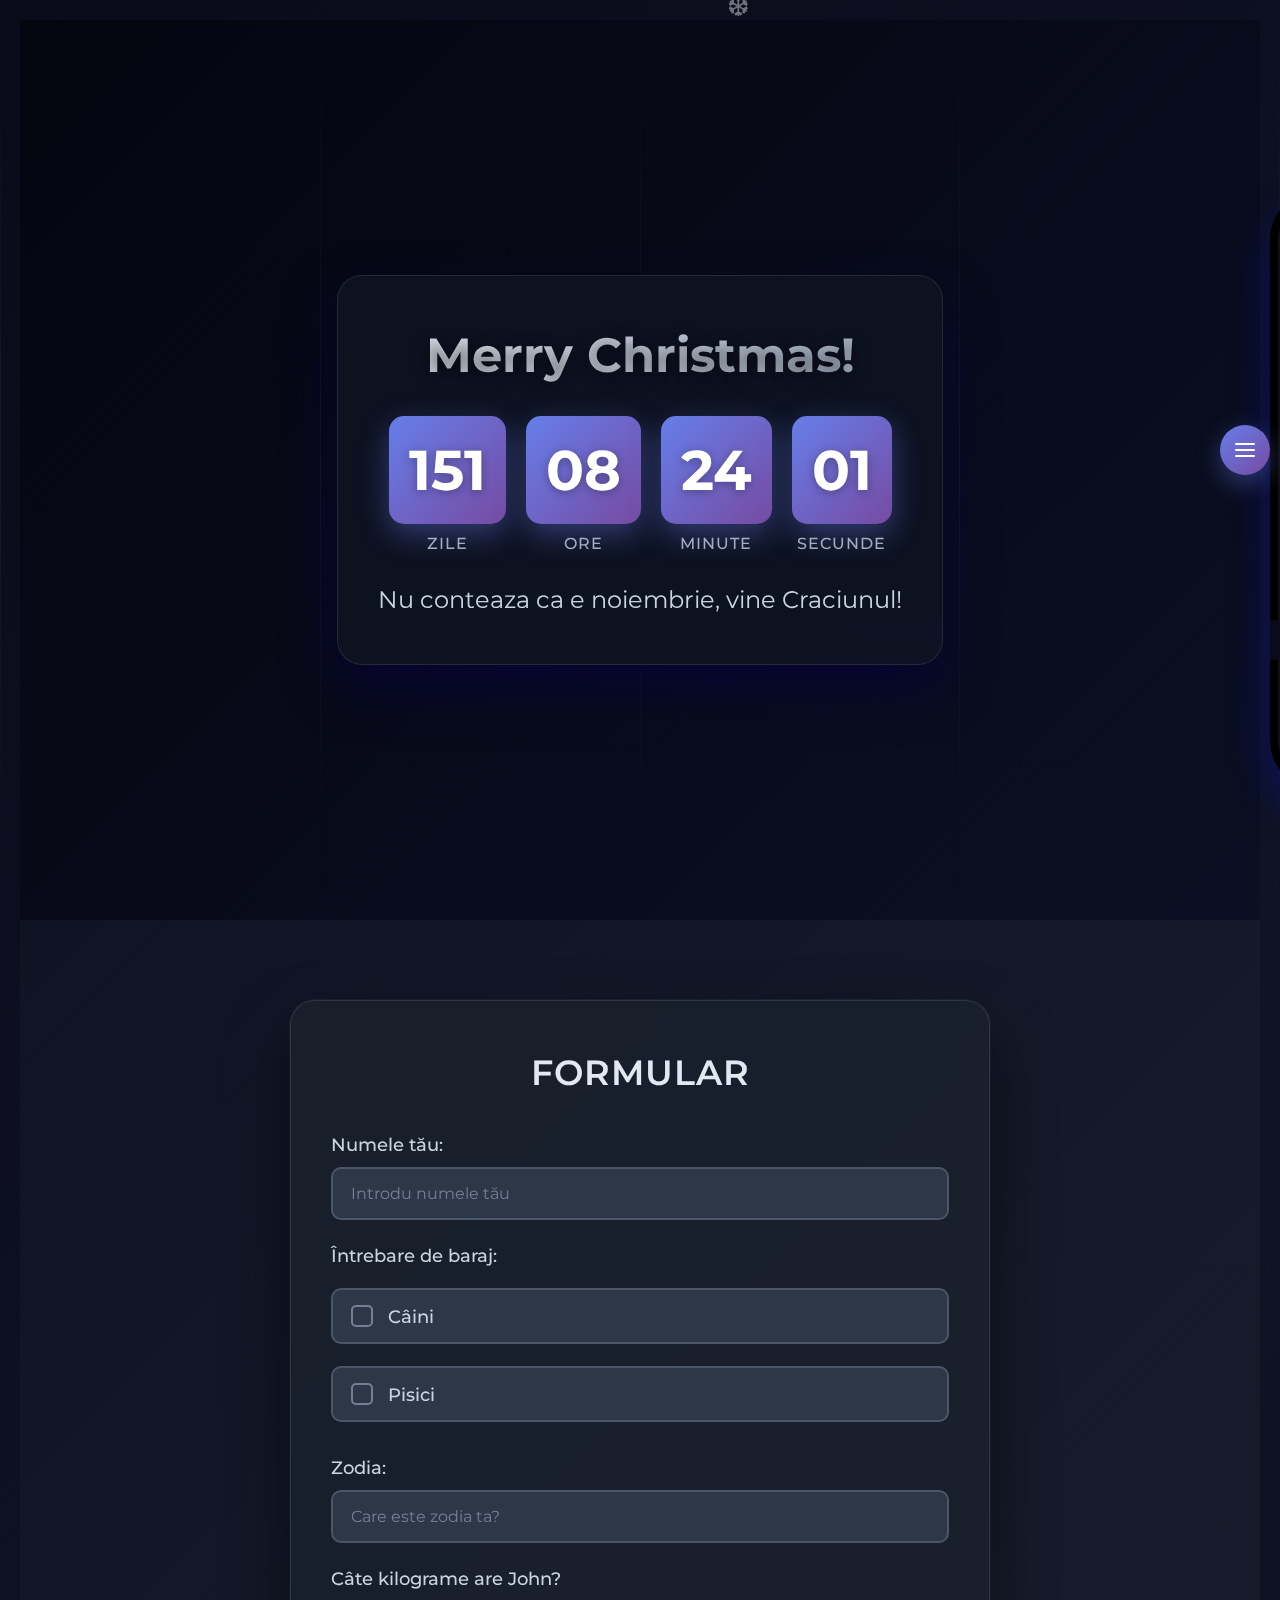
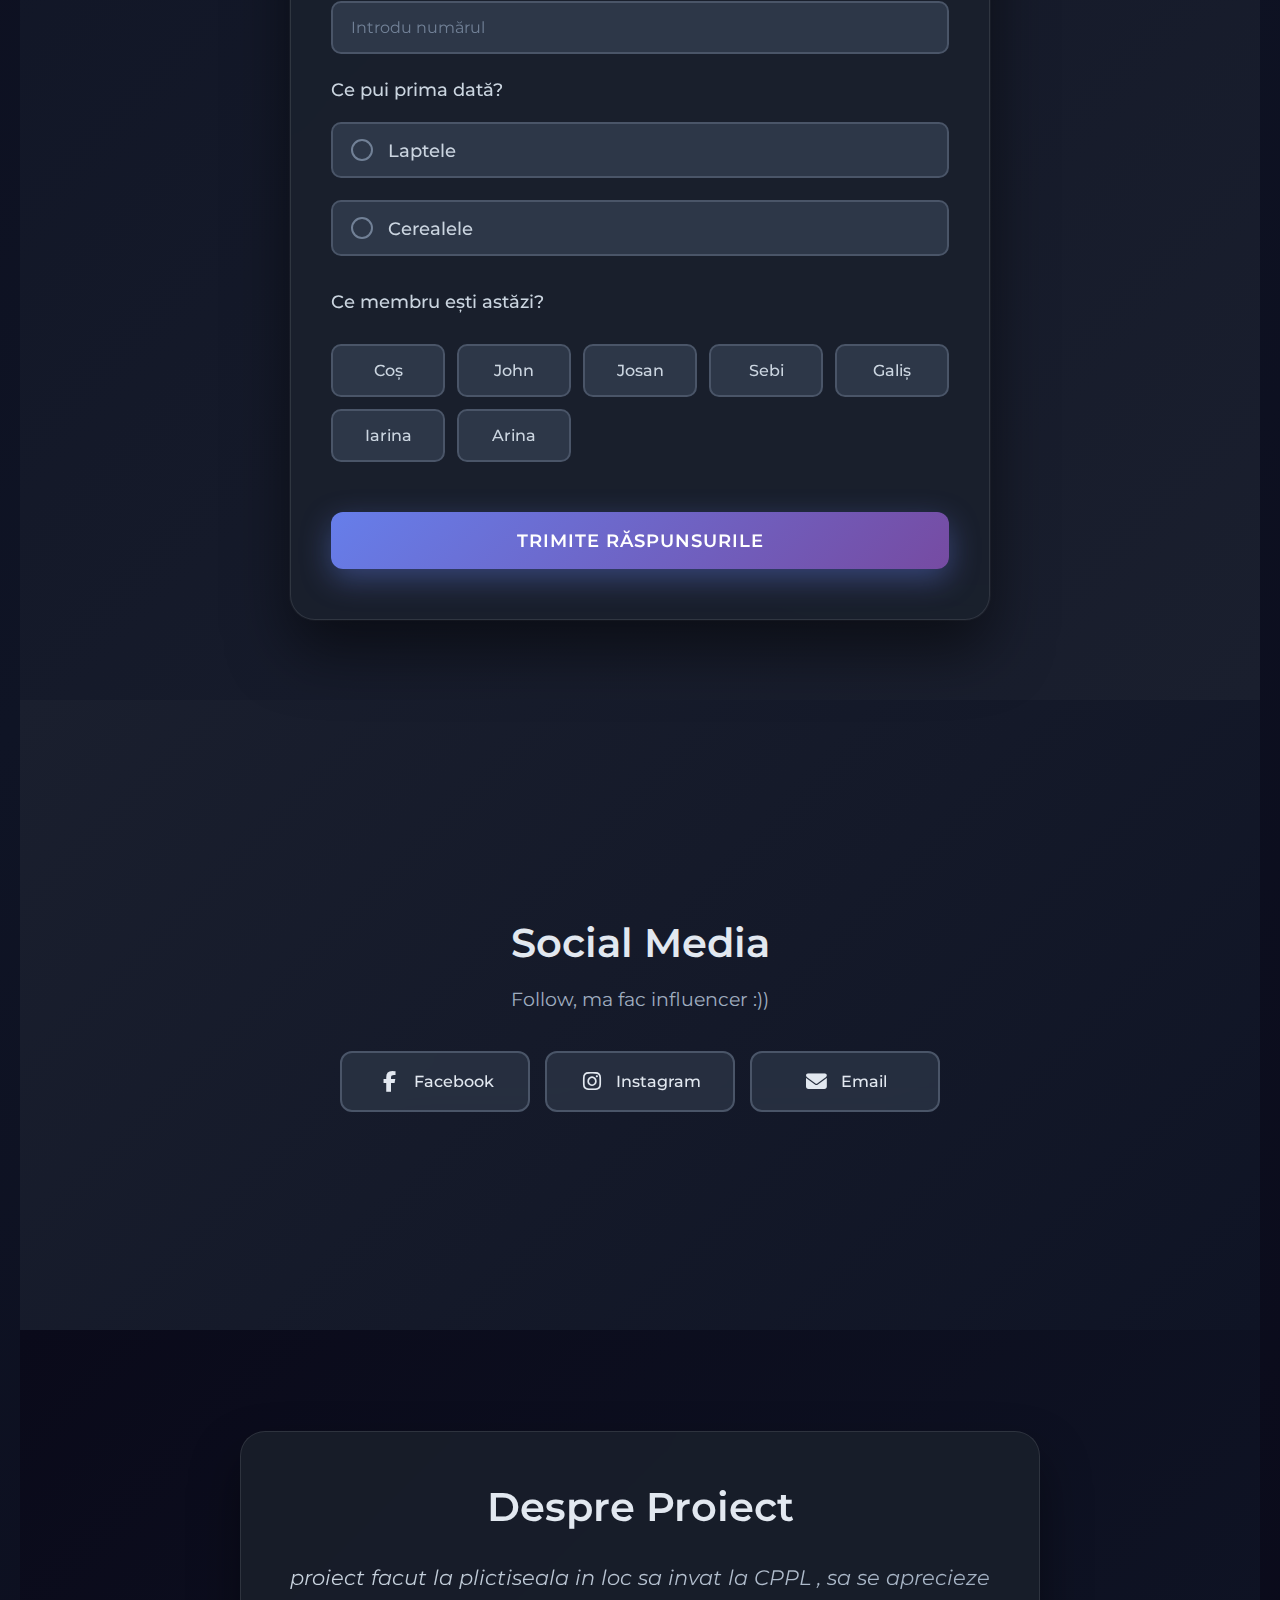
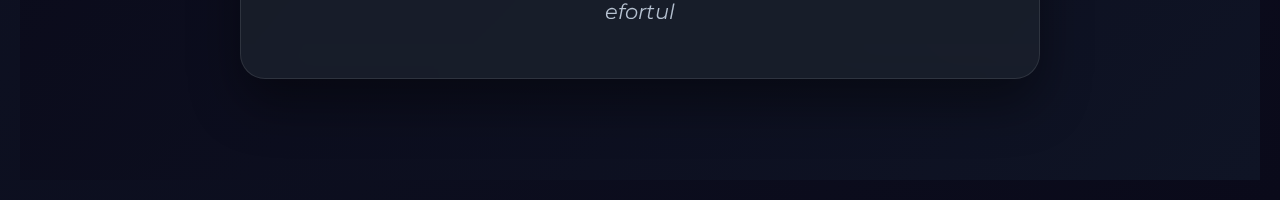
<file: index.html>
<!DOCTYPE html>
<html lang="ro">
<head>
    <meta charset="UTF-8">
    <meta name="viewport" content="width=device-width, initial-scale=1.0">
    <title>tema IT</title>
    <link rel="stylesheet" href="style.css">
    <link href="https://fonts.googleapis.com/css2?family=Montserrat:wght@300;400;500;600;700&display=swap" rel="stylesheet">
    <link rel="stylesheet" href="https://cdnjs.cloudflare.com/ajax/libs/font-awesome/6.4.0/css/all.min.css">
</head>
<body>
    <!-- Meniu Lateral Telefon Modern -->
    <nav class="phone-sidebar">
        <button class="menu-toggle">
            <span></span>
            <span></span>
            <span></span>
        </button>
        <div class="phone-frame">
            <div class="phone-header">
                <div class="phone-notch"></div>
                <div class="phone-time">18:27</div>
            </div>
            <div class="phone-content">
                <ul class="menu">
                    <li><a href="#home" class="menu-link active">
                        <i class="fas fa-home"></i>
                        <span>Acasă</span>
                    </a></li>
                    <li><a href="#formular" class="menu-link">
                        <i class="fas fa-edit"></i>
                        <span>Formular</span>
                    </a></li>
                    <li><a href="#contact" class="menu-link">
                        <i class="fas fa-envelope"></i>
                        <span>Contact</span>
                    </a></li>
                    <li><a href="#despre" class="menu-link">
                        <i class="fas fa-info-circle"></i>
                        <span>Despre</span>
                    </a></li>
                    <li><a href="joc.html" class="menu-link">
                        <i class="fas fa-gamepad" aria-hidden="true"></i>
                        <span>Joc</span>
                    </a></li>
                    <li>
                      <a href="#" class="menu-link pink-mode-btn" id="theme-toggle">
                        <!-- Keep span empty; CSS ::before will set the correct emoji -->
                        <span class="emoji-icon" aria-hidden="true"></span>
                        <span id="theme-text">Pink Mode</span>
                       </a>
                     </li>
                </ul>
            </div>
            <div class="phone-footer">
                <div class="phone-buttons">
                    <div class="phone-button"></div>
                </div>
            </div>
        </div>
    </nav>

    <main class="content">
        <!-- Secțiunea Acasă cu Countdown -->
        <section id="home" class="hero-section">
            <div class="animated-background">
                <div class="lines">
                    <div class="line"></div>
                    <div class="line"></div>
                    <div class="line"></div>
                    <div class="line"></div>
                    <div class="line"></div>
                </div>
            </div>
           
            <div class="hero-content">
                <div class="countdown-container">
                    <h1 class="countdown-title">Merry Christmas!</h1>
                    <div class="countdown">
                        <div class="countdown-item">
                            <span class="countdown-number" id="days">00</span>
                            <span class="countdown-label">Zile</span>
                        </div>
                        <div class="countdown-item">
                            <span class="countdown-number" id="hours">00</span>
                            <span class="countdown-label">Ore</span>
                        </div>
                        <div class="countdown-item">
                            <span class="countdown-number" id="minutes">00</span>
                            <span class="countdown-label">Minute</span>
                        </div>
                        <div class="countdown-item">
                            <span class="countdown-number" id="seconds">00</span>
                            <span class="countdown-label">Secunde</span>
                        </div>
                    </div>
                    <p class="countdown-subtitle">Nu conteaza ca e noiembrie, vine Craciunul!</p>
                </div>
            </div>
        </section>

        <!-- Secțiunea Formular -->
        <section id="formular" class="form-section">
            <div class="form-container">
                <h2>Formular </h2>
                <form class="elegant-form" id="mainForm">
                    <div class="form-group">
                        <label for="nume">Numele tău:</label>
                        <input type="text" id="nume" name="nume" placeholder="Introdu numele tău" class="form-input" autocomplete="name">
                    </div>

                    <div class="form-group">
                        <label class="form-label">Întrebare de baraj:</label>
                        <div class="checkbox-group">
                            <div class="checkbox-option">
                                <input type="checkbox" id="caini" name="animale" value="caini" class="real-checkbox">
                                <label for="caini" class="checkbox-label">
                                    <span class="checkmark"></span>
                                    <span class="option-text">Câini</span>
                                </label>
                            </div>
                            <div class="checkbox-option">
                                <input type="checkbox" id="pisici" name="animale" value="pisici" class="real-checkbox">
                                <label for="pisici" class="checkbox-label">
                                    <span class="checkmark"></span>
                                    <span class="option-text">Pisici</span>
                                </label>
                            </div>
                        </div>
                    </div>

                    <div class="form-group">
                        <label for="zodia">Zodia:</label>
                        <input type="text" id="zodia" name="zodia" placeholder="Care este zodia ta?" class="form-input" autocomplete="off">
                    </div>

                    <div class="form-group">
                        <label for="kg">Câte kilograme are John?</label>
                        <input type="number" id="kg" name="kg" placeholder="Introdu numărul" class="form-input" autocomplete="off">
                    </div>

                    <div class="form-group">
                        <label class="form-label">Ce pui prima dată?</label>
                        <div class="radio-group">
                            <div class="radio-option">
                                <input type="radio" id="lapte" name="aliment" value="lapte" class="real-radio">
                                <label for="lapte" class="radio-label">
                                    <span class="radiomark"></span>
                                    <span class="option-text">Laptele</span>
                                </label>
                            </div>
                            <div class="radio-option">
                                <input type="radio" id="cereale" name="aliment" value="cereale" class="real-radio">
                                <label for="cereale" class="radio-label">
                                    <span class="radiomark"></span>
                                    <span class="option-text">Cerealele</span>
                                </label>
                            </div>
                        </div>
                    </div>

                    <div class="form-group">
                        <label class="form-label">Ce membru ești astăzi?</label>
                        <div class="member-grid">
                            <div class="member-option">
                                <input type="radio" id="cos" name="membru" value="cos" class="real-radio">
                                <label for="cos" class="member-label">
                                    <span class="member-card">
                                        <span class="member-name">Coș</span>
                                    </span>
                                </label>
                            </div>
                            <div class="member-option">
                                <input type="radio" id="john" name="membru" value="john" class="real-radio">
                                <label for="john" class="member-label">
                                    <span class="member-card">
                                        <span class="member-name">John</span>
                                    </span>
                                </label>
                            </div>
                            <div class="member-option">
                                <input type="radio" id="josan" name="membru" value="josan" class="real-radio">
                                <label for="josan" class="member-label">
                                    <span class="member-card">
                                        <span class="member-name">Josan</span>
                                    </span>
                                </label>
                            </div>
                            <div class="member-option">
                                <input type="radio" id="sebi" name="membru" value="sebi" class="real-radio">
                                <label for="sebi" class="member-label">
                                    <span class="member-card">
                                        <span class="member-name">Sebi</span>
                                    </span>
                                </label>
                            </div>
                            <div class="member-option">
                                <input type="radio" id="galis" name="membru" value="galis" class="real-radio">
                                <label for="galis" class="member-label">
                                    <span class="member-card">
                                        <span class="member-name">Galiș</span>
                                    </span>
                                </label>
                            </div>
                            <div class="member-option">
                                <input type="radio" id="iarina" name="membru" value="iarina" class="real-radio">
                                <label for="iarina" class="member-label">
                                    <span class="member-card">
                                        <span class="member-name">Iarina</span>
                                    </span>
                                </label>
                            </div>
                            <div class="member-option">
                                <input type="radio" id="arina" name="membru" value="arina" class="real-radio">
                                <label for="arina" class="member-label">
                                    <span class="member-card">
                                        <span class="member-name">Arina</span>
                                    </span>
                                </label>
                            </div>
                        </div>
                    </div>

                    <button type="submit" class="submit-btn" id="submitButton">
                        <span class="btn-text">Trimite Răspunsurile</span>
                        <div class="btn-loader"></div>
                    </button>
                </form>
            </div>
        </section>

        <!-- Secțiunea Contact -->
        <section id="contact" class="contact-section">
            <div class="contact-container">
                <h2>Social Media</h2>
                <p class="contact-subtitle">Follow, ma fac influencer :)) </p>
                <div class="social-links">
                    <a href="https://www.facebook.com/profile.php?id=100010017721852&locale=ro_RO" target="_blank" class="social-link">
                        <i class="fab fa-facebook-f"></i>
                        <span>Facebook</span>
                    </a>
                    <a href="https://www.instagram.com/panaitmara.67/" target="_blank" class="social-link">
                        <i class="fab fa-instagram"></i>
                        <span>Instagram</span>
                    </a>
                    
                    <a href="mailto: pmara2006@gmail.com" class="social-link">
                        <i class="fas fa-envelope"></i>
                        <span>Email</span>
                    </a>
                </div>
            </div>
        </section>

        <!-- Secțiunea Despre -->
        <section id="despre" class="about-section">
            <div class="about-container">
                <h2>Despre Proiect</h2>
                <p class="about-text">proiect facut la plictiseala in loc sa invat la CPPL , sa se aprecieze efortul</p>
            </div>
        </section>
    </main>

    <!-- Safe container for snowflakes (optional) -->
    <div class="snowflakes" aria-hidden="true"></div>

    <script src="script.js"></script>
    <script>
console.log('=== THEME DEBUG START ===');

function updateCountdown() {
    const now = new Date();
    const currentYear = now.getFullYear();
    let christmas = new Date(currentYear, 11, 25);
    if (now > christmas) christmas = new Date(currentYear + 1, 11, 25);

    const diff = christmas - now;
    const days = Math.floor(diff / (1000 * 60 * 60 * 24));
    const hours = Math.floor((diff % (1000 * 60 * 60 * 24)) / (1000 * 60 * 60));
    const minutes = Math.floor((diff % (1000 * 60 * 60)) / (1000 * 60));
    const seconds = Math.floor((diff % (1000 * 60)) / 1000);

    const set = (id, value) => {
        const el = document.getElementById(id);
        if (el) el.textContent = value.toString().padStart(2, '0');
    };

    set('days', days);
    set('hours', hours);
    set('minutes', minutes);
    set('seconds', seconds);
}

function toggleTheme() {
    const body = document.body;
    const themeText = document.getElementById('theme-text');
    if (!body) return;
    const isPink = body.classList.contains('pink-mode');

    if (isPink) {
        body.classList.remove('pink-mode');
        body.classList.add('dark-mode');
        if (themeText) themeText.textContent = 'Pink Mode';
        localStorage.setItem('theme', 'dark');
        console.log('Switched to DARK MODE');
    } else {
        body.classList.remove('dark-mode');
        body.classList.add('pink-mode');
        if (themeText) themeText.textContent = 'Dark Mode';
        localStorage.setItem('theme', 'pink');
        console.log('Switched to PINK MODE');
    }
    console.log('Body classes:', body.className);
}

function initializeTheme() {
    const saved = localStorage.getItem('theme');
    const body = document.body;
    const themeText = document.getElementById('theme-text');

    if (saved === 'pink') {
        body.classList.add('pink-mode');
        body.classList.remove('dark-mode');
        if (themeText) themeText.textContent = 'Dark Mode';
    } else {
        body.classList.remove('pink-mode');
        body.classList.add('dark-mode');
        if (themeText) themeText.textContent = 'Pink Mode';
        localStorage.setItem('theme', 'dark');
    }
    console.log('Theme initialized:', localStorage.getItem('theme'));
}

function setupEventListeners() {
    // Theme toggle
    const themeToggle = document.getElementById('theme-toggle');
    if (themeToggle) themeToggle.addEventListener('click', e => { e.preventDefault(); toggleTheme(); });

    // Menu toggle
    const menuToggle = document.querySelector('.menu-toggle');
    const phoneSidebar = document.querySelector('.phone-sidebar');
    if (menuToggle && phoneSidebar) {
        menuToggle.addEventListener('click', () => phoneSidebar.classList.toggle('active'));
    } else {
        console.warn('menu-toggle or phone-sidebar not found');
    }

    // Navigation (links)
    document.querySelectorAll('.menu-link').forEach(link => {
        link.addEventListener('click', function(e) {
            const href = this.getAttribute('href');
            if (!href) return;

            // If it's an in-page anchor (starts with '#'), intercept and smooth-scroll
            if (href.startsWith('#')) {
                e.preventDefault();
                const target = document.querySelector(href);
                if (window.innerWidth <= 768) {
                    const sb = document.querySelector('.phone-sidebar');
                    if (sb) sb.classList.remove('active');
                }
                document.querySelectorAll('.menu-link').forEach(i => i.classList.remove('active'));
                this.classList.add('active');
                if (target) target.scrollIntoView({ behavior: 'smooth', block: 'start' });
                return;
            }

            // For normal links (like "joc.html") allow default navigation.
            // Optionally close the sidebar on mobile before navigating:
            if (window.innerWidth <= 768) {
                const sb = document.querySelector('.phone-sidebar');
                if (sb) sb.classList.remove('active');
            }
            // Do NOT call e.preventDefault(); navigation continues to the new page.
        });
    });

    // Form submit (keeps original behavior)
    const mainForm = document.getElementById('mainForm');
    if (mainForm) {
        mainForm.addEventListener('submit', function(e) {
            e.preventDefault();
            const submitBtn = mainForm.querySelector('.submit-btn');
            if (submitBtn) { submitBtn.classList.add('loading'); submitBtn.disabled = true; }
            setTimeout(() => {
                const nume = document.getElementById('nume');
                if (!nume || !nume.value.trim()) {
                    alert('Te rog completează cel puțin numele tău!');
                    if (submitBtn) { submitBtn.classList.remove('loading'); submitBtn.disabled = false; }
                    return;
                }
                alert(`Mulțumim, ${nume.value}! Răspunsurile tale au fost înregistrate. 🎉`);
                this.reset();
                if (submitBtn) { submitBtn.classList.remove('loading'); submitBtn.disabled = false; }
                document.querySelectorAll('.member-option, .radio-option').forEach(item => item.classList.remove('selected'));
            }, 2000);
        });
    }
}

document.addEventListener('DOMContentLoaded', () => {
    console.log('DOM loaded');
    initializeTheme();
    setupEventListeners();
    updateCountdown();
    setInterval(updateCountdown, 1000);

    // Phone time
    const updatePhoneTime = () => {
        const now = new Date();
        const phoneTime = document.querySelector('.phone-time');
        if (phoneTime) phoneTime.textContent = now.toLocaleTimeString('ro-RO', { hour: '2-digit', minute: '2-digit', hour12: false });
    };
    updatePhoneTime();
    setInterval(updatePhoneTime, 60000);
});


// Snowflakes (safe; appends to body)
function createSnowflake() {
    const snowflake = document.createElement('div');
    snowflake.className = 'snowflake';
    snowflake.textContent = ['❄', '❅', '❆'][Math.floor(Math.random() * 3)];
    snowflake.style.fontSize = `${Math.random() * 1.5 + 1}rem`;
    snowflake.style.left = `${Math.random() * 100}%`;
    snowflake.style.animationDuration = `${Math.random() * 5 + 5}s`;
    snowflake.addEventListener('animationend', () => snowflake.remove());
    document.body.appendChild(snowflake);
}
setInterval(createSnowflake, 500);

console.log('=== THEME DEBUG END ===');
    </script>
    <div class="phone-screen">
  <div class="screen-content"></div>
</div>
</body>
</html>
</file>
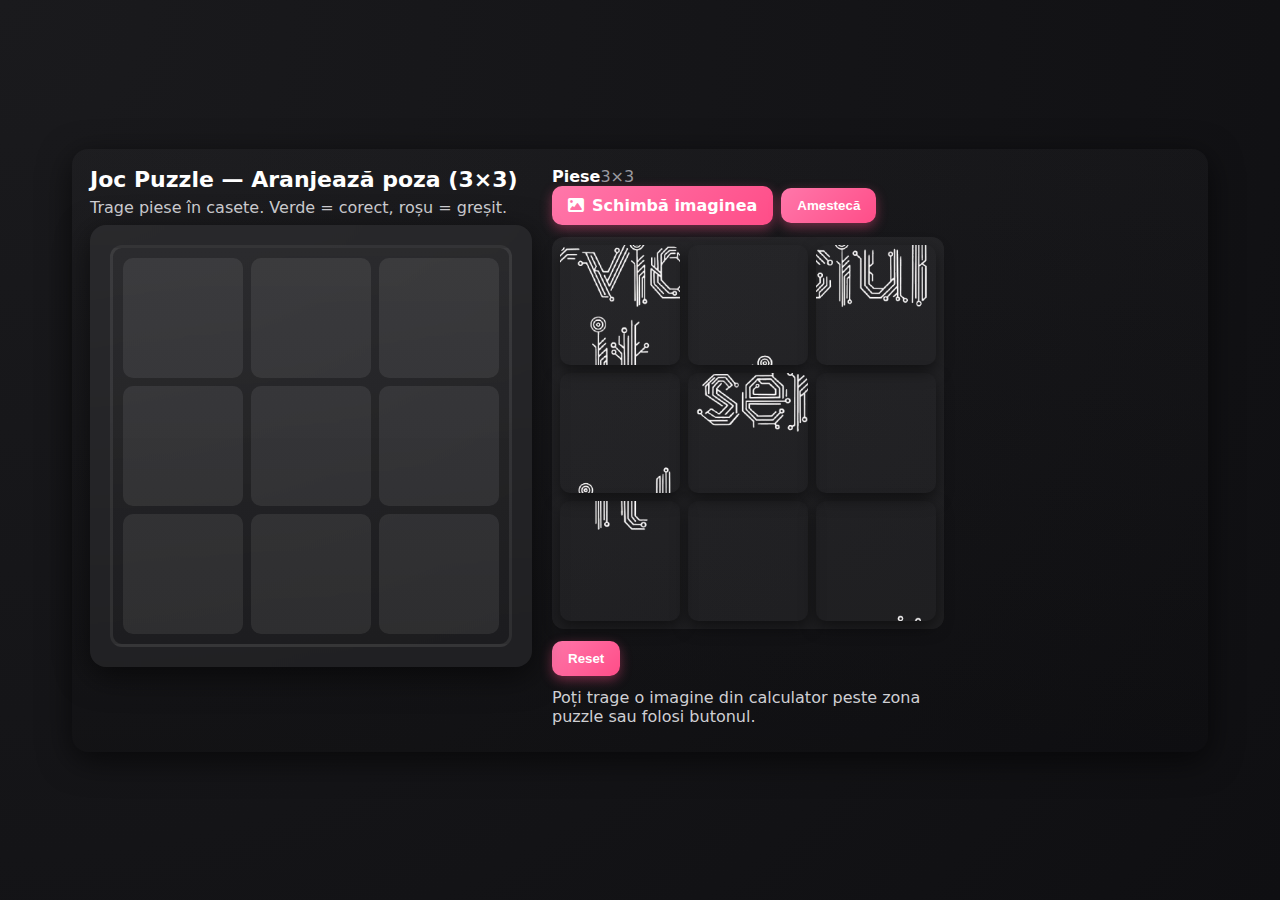
<file: joc.html>
﻿<!DOCTYPE html>
<html lang="ro">
<head>
  <meta charset="utf-8">
  <meta name="viewport" content="width=device-width,initial-scale=1">
  <title>Joc Puzzle — Tema IT</title>
  <link rel="stylesheet" href="https://cdnjs.cloudflare.com/ajax/libs/font-awesome/6.4.0/css/all.min.css">
  <style>
    :root{
      --bg:#0f0f12;
      --panel:#111217;
      --accent:#ff77aa;
      --size:120px;
      --gap:8px;
      --wrap-gap:20px;
    }
    html,body{height:100%;margin:0;}
    body{
      font-family: Montserrat, system-ui, sans-serif;
      background: radial-gradient(circle at top left, #1a1a1d, #0f0f12);
      color:#fff;
      display:flex;
      align-items:center;
      justify-content:center;
      padding:28px;
      box-sizing:border-box;
    }
    .wrap{
      display:flex;
      gap:var(--wrap-gap);
      align-items:flex-start;
      width:min(1100px, 100%);
      padding:18px;
      border-radius:16px;
      background: linear-gradient(180deg, rgba(255,255,255,0.02), rgba(0,0,0,0.12));
      box-shadow: 0 8px 32px rgba(0,0,0,0.6);
    }
    .left { flex: 0 0 auto; }
    .right { flex: 1 1 360px; min-width:260px; display:flex; flex-direction:column; gap:12px; }
    h1{margin:0 0 6px;font-size:22px;font-weight:700}
    p.hint{margin:0 0 8px; color:#cfcfd3; max-width:420px}

    /* Board */
    .board-frame{
      display:flex;align-items:center;justify-content:center;
      padding:20px;border-radius:16px;
      background: rgba(255,255,255,0.06);
      backdrop-filter: blur(12px);
      box-shadow: 0 8px 32px rgba(0,0,0,0.6);
    }
    .board{
      width:calc(var(--size) * 3 + var(--gap)*2);
      height:calc(var(--size) * 3 + var(--gap)*2);
      display:grid;
      grid-template-columns: repeat(3, var(--size));
      grid-template-rows: repeat(3, var(--size));
      gap:var(--gap);
      border:3px solid rgba(255,255,255,0.08);
      padding:10px;border-radius:12px;
      background: linear-gradient(180deg, rgba(255,255,255,0.02), rgba(0,0,0,0.12));
    }

    /* Celule */
    .cell{
      background: rgba(255,255,255,0.08);
      border-radius:10px;
      display:flex;
      align-items:center;
      justify-content:center;
      transition: transform .2s, box-shadow .2s;
      overflow:hidden;
    }
    /* scoatem glow-ul roz la hover */
    .cell:hover { transform: scale(1.04); }

    /* corect = verde */
    .cell.success {
      box-shadow: 0 0 18px 6px rgba(46, 204, 113, 0.6);
      animation: pulse .9s ease;
    }
    /* greșit = roșu */
    .cell.incorrect {
      box-shadow: 0 0 12px 4px rgba(231, 76, 60, 0.7);
    }
    @keyframes pulse { 0%{ transform:scale(1) } 50%{ transform:scale(1.02) } 100%{ transform:scale(1) } }

    /* Pieces */
    .pieces{
      width:calc(var(--size)*3 + var(--gap)*2);
      display:grid;
      grid-template-columns:repeat(3,var(--size));
      grid-auto-rows:var(--size);
      gap:var(--gap);
      padding:8px;
      background:rgba(255,255,255,0.06);
      border-radius:12px;
    }
    .piece{
      width:var(--size);
      height:var(--size);
      border-radius:10px;
      background-repeat:no-repeat;
      background-size:calc(var(--size)*3) calc(var(--size)*3);
      cursor:grab;
      box-shadow:0 6px 16px rgba(0,0,0,0.5);
      transition: transform .2s, box-shadow .2s;
      user-select:none;
      touch-action:none;
    }
    .piece:hover{transform:scale(1.05);box-shadow:0 8px 20px rgba(255,119,170,0.5)}
    .piece.dragging{ opacity:.6; transform:scale(.95); cursor:grabbing; }

    /* Buttons */
    .btn{
      background:linear-gradient(135deg,#ff77aa,#ff4d88);
      border:none;
      padding:10px 16px;
      border-radius:10px;
      color:#fff;
      font-weight:600;
      cursor:pointer;
      transition:.25s;
      box-shadow:0 4px 12px rgba(255,77,136,0.4);
      display:inline-flex;
      align-items:center;
      gap:8px
    }
    .btn:hover{transform:translateY(-2px);box-shadow:0 6px 18px rgba(255,77,136,0.6);background:linear-gradient(135deg,#ff4d88,#ff77aa)}

    /* Responsive */
    @media (max-width:920px){
      .wrap{ flex-direction:column; align-items:center; padding:12px; }
      .right{ width:100%; }
      .pieces{ grid-template-columns: repeat(3, minmax(0,1fr)); width:100%; grid-auto-rows: auto; }
      .piece{ width:100%; aspect-ratio:1/1; background-size: cover; }
    }
    @media (max-width:480px){
      :root{ --size:86px; }
    }
  </style>
</head>
<body>
  <div class="wrap" id="dropWrap">
    <div class="left">
      <h1>Joc Puzzle — Aranjează poza (3×3)</h1>
      <p class="hint">Trage piese în casete. Verde = corect, roșu = greșit.</p>
      <div class="board-frame">
        <div id="board" class="board"></div>
      </div>
    </div>
    <aside class="right">
      <div class="sidebar-top">
        <div class="meta"><strong>Piese</strong><span style="color:#9a9aa0">3×3</span></div>
        <div style="display:flex;gap:8px;align-items:center">
          <label class="btn">
            <i class="fas fa-image"></i> Schimbă imaginea
            <input id="imageInput" type="file" accept="image/*" style="display:none">
          </label>
          <button id="shuffleBtn" class="btn">Amestecă</button>
        </div>
      </div>
      <div id="pieces" class="pieces"></div>
      <div class="controls">
        <button id="resetBtn" class="btn">Reset</button>
      </div>
      <p class="hint">Poți trage o imagine din calculator peste zona puzzle sau folosi butonul.</p>
    </aside>
  </div>

<script>
(function(){
  const IMAGE_URL = 'it.png'; // imaginea implicită
  const SIZE = 3;
  const board = document.getElementById('board');
  const piecesContainer = document.getElementById('pieces');
  const shuffleBtn = document.getElementById('shuffleBtn');
  const resetBtn = document.getElementById('resetBtn');
  const imageInput = document.getElementById('imageInput');
  const dropWrap = document.getElementById('dropWrap');

  let imageUrl = IMAGE_URL;
  let currentOrder = [];
  let lockedTargets = new Set();

  function build() {
    board.innerHTML = '';
    piecesContainer.innerHTML = '';
    lockedTargets.clear();
    // creează celulele
    for (let i = 0; i < SIZE*SIZE; i++) {
      const cell = document.createElement('div');
      cell.className = 'cell';
      cell.dataset.index = i;
      cell.addEventListener('dragover', e=>e.preventDefault());
      cell.addEventListener('drop', onDrop);
      board.appendChild(cell);
    }
    // ordinea și piesele
    currentOrder = [...Array(SIZE*SIZE).keys()];
    shufflePieces();
    renderPieces();
  }

  function renderPieces() {
    piecesContainer.innerHTML = '';
    currentOrder.forEach(idx => {
      const piece = document.createElement('div');
      piece.className = 'piece';
      piece.draggable = true;
      piece.dataset.index = idx;
      const row = Math.floor(idx / SIZE);
      const col = idx % SIZE;
      piece.style.backgroundImage = `url("${imageUrl}")`;
      piece.style.backgroundPosition = `${col * 50}% ${row * 50}%`;
      piece.style.backgroundSize = `${SIZE * 100}% ${SIZE * 100}%`;
      piece.addEventListener('dragstart', e=>{
        try { e.dataTransfer.setData('text/plain', idx); } catch(_){}
        piece.classList.add('dragging');
        // dacă piesa vine dintr-un cell, curățăm glow-ul de acolo
        const parentCell = piece.parentElement;
        if (parentCell && parentCell.classList.contains('cell')) {
          parentCell.classList.remove('incorrect','success');
        }
      });
      piece.addEventListener('dragend', ()=> piece.classList.remove('dragging'));
      piecesContainer.appendChild(piece);
    });
  }

  function shufflePieces() {
    for (let i = currentOrder.length - 1; i > 0; i--) {
      const j = Math.floor(Math.random() * (i + 1));
      [currentOrder[i], currentOrder[j]] = [currentOrder[j], currentOrder[i]];
    }
  }

  function onDrop(e){
  e.preventDefault();
  const cell = e.currentTarget;
  const pieceIndex = e.dataTransfer.getData('text/plain');
  const piece = document.querySelector('.piece[data-index="'+pieceIndex+'"]');
  if (!piece) return;

  // curățăm glow-ul din celula anterioară
  const prevCell = piece.parentElement;
  if (prevCell && prevCell.classList.contains('cell')) {
    prevCell.classList.remove('incorrect','success');
  }

  // dacă există deja o piesă în celulă, o trimitem înapoi în container
  const existing = cell.querySelector('.piece');
  if (existing && existing !== piece) {
    piecesContainer.appendChild(existing);
    existing.draggable = true;
    cell.classList.remove('incorrect','success');
  }

  // mutăm piesa în această celulă
  cell.appendChild(piece);

  const targetIndex = Number(cell.dataset.index);
  const correctIndex = Number(piece.dataset.index);

  if (targetIndex === correctIndex){
    cell.classList.remove('incorrect');
    cell.classList.add('success');
    setTimeout(()=>cell.classList.remove('success'), 2000);
  } else {
    cell.classList.remove('success');
    cell.classList.add('incorrect');
  }
}


  // schimbă imaginea din input
  imageInput.addEventListener('change', (e) => {
    const file = e.target.files && e.target.files[0];
    if (!file) return;
    if (!file.type.startsWith('image/')) {
      alert('Te rog selectează un fișier imagine (jpg/png/webp).');
      return;
    }
    const reader = new FileReader();
    reader.onload = () => {
      imageUrl = reader.result;
      build(); // reconstruiește puzzle-ul cu noua imagine
    };
    reader.readAsDataURL(file);
  });

  // drop imagine peste zona wrap
  ['dragenter','dragover'].forEach(ev =>
    dropWrap.addEventListener(ev, e => { e.preventDefault(); }));
  dropWrap.addEventListener('drop', e => {
    e.preventDefault();
    const file = e.dataTransfer && e.dataTransfer.files && e.dataTransfer.files[0];
    if (!file) return;
    if (!file.type.startsWith('image/')) {
      alert('Te rog, trage un fișier imagine (jpg/png/webp).');
      return;
    }
    const reader = new FileReader();
    reader.onload = () => { imageUrl = reader.result; build(); };
    reader.readAsDataURL(file);
  });

  // shuffle/reset
  function resetAll(){
    const cells = board.querySelectorAll('.cell');
    for (const c of cells) { c.classList.remove('incorrect','success'); c.innerHTML=''; }
    currentOrder = [...Array(SIZE*SIZE).keys()];
    shufflePieces();
    renderPieces();
    lockedTargets.clear();
  }
  shuffleBtn.addEventListener('click', resetAll);
  resetBtn.addEventListener('click', resetAll);

  // inițializare cu imaginea implicită
  function loadImageAndBuild(url){
    const img = new Image();
    img.onload = () => { imageUrl = url; build(); };
    img.onerror = () => { console.warn('Imaginea nu s-a putut încărca'); build(); };
    img.src = url;
  }
  loadImageAndBuild(imageUrl);
})();
</script>
</body>
</html>
</file>
<file: style.css>
* {
    margin: 0;
    padding: 0;
    box-sizing: border-box;
}

/* === VARIABILE PENTRU AMBELE TEME === */
:root {
    /* Dark Mode (implicit) */
    --dark-bg: linear-gradient(135deg, #0a0a1a 0%, #0f1425 50%, #0a0a1a 100%);
    --dark-text: #e0e0e0;
    --dark-card-bg: rgba(26, 32, 44, 0.9);
    --dark-card-border: rgba(255, 255, 255, 0.1);
    --dark-accent: #667eea;
    --dark-accent-gradient: linear-gradient(135deg, #667eea 0%, #764ba2 100%);
    
    /* Pink Mode */
    --pink-bg: linear-gradient(135deg, #ffb6c1 0%, #ff69b4 50%, #ff1493 100%);
    --pink-text: #8b004d;
    --pink-card-bg: rgba(255, 255, 255, 0.8);
    --pink-card-border: rgba(255, 255, 255, 0.3);
    --pink-accent: #ff1493;
    --pink-accent-gradient: linear-gradient(135deg, #ff69b4 0%, #ff1493 100%);
}

/* Base body using variables */
    body {
    font-family: 'Montserrat', sans-serif;
    min-height: 100vh;
    background: var(--dark-bg);
    color: var(--dark-text);
    overflow-x: hidden;
    transition: all 0.5s ease;
}

/* Meniu Lateral Telefon Modern */
.phone-sidebar {
    position: fixed;
    right: -270px;
    top: 50%;
    transform: translateY(-50%);
    width: 280px;
    height: 520px;
    transition: right 0.4s cubic-bezier(0.4, 0, 0.2, 1);
    z-index: 1000;
}

.phone-sidebar.active {
    right: 30px;
}

.menu-toggle {
    position: absolute;
    left: -50px;
    top: 50%;
    transform: translateY(-50%);
    background: linear-gradient(135deg, #667eea 0%, #764ba2 100%);
    border: none;
    width: 50px;
    height: 50px;
    border-radius: 50%;
    cursor: pointer;
    display: flex;
    flex-direction: column;
    align-items: center;
    justify-content: center;
    gap: 4px;
    z-index: 1001;
    box-shadow: 0 8px 25px rgba(102, 126, 234, 0.4);
    transition: all 0.3s ease;
}

.menu-toggle:hover {
    transform: translateY(-50%) scale(1.1);
}

.menu-toggle span {
    display: block;
    width: 20px;
    height: 2px;
    background: white;
    border-radius: 2px;
    transition: all 0.3s ease;
}

.phone-frame {
    background: #111;
    border-radius: 50px;
    height: 600px;
    width: 300px;
    margin: auto;
    box-shadow: inset 0 0 0 8px #000000, 0 20px 40px rgba(8, 11, 211, 0.336);
    position: relative;
    overflow: hidden;
}

.phone-notch {
    width: 160px;
    height: 30px;
    background: #000000;
    border-radius: 0 0 20px 20px;
    position: absolute;
    top: 0;
    left: 50%;
    transform: translateX(-50%);
}

.phone-header {
    height: 40px;
    background: transparent;
    display: flex;
    align-items: center;
    justify-content: center;
    position: relative;
}

.phone-time {
    color: #fff;
    font-size: 14px;
    font-weight: 600;
}

.phone-content {
    flex: 1;
    padding: 20px;
    display: flex;
    flex-direction: column;
    justify-content: center;
}

.menu {
    list-style: none;
    display: flex;
    flex-direction: column;
    gap: 15px;
}

.menu li {
    opacity: 0;
    transform: translateX(20px);
    transition: all 0.4s ease;
}

.phone-sidebar.active .menu li {
    opacity: 1;
    transform: translateX(0);
}

.phone-sidebar.active .menu li:nth-child(1) { transition-delay: 0.1s; }
.phone-sidebar.active .menu li:nth-child(2) { transition-delay: 0.2s; }
.phone-sidebar.active .menu li:nth-child(3) { transition-delay: 0.3s; }
.phone-sidebar.active .menu li:nth-child(4) { transition-delay: 0.4s; }

.menu-link {
    color: #e2e8f0;
    text-decoration: none;
    font-size: 16px;
    font-weight: 500;
    padding: 12px 15px;
    border-radius: 12px;
    display: flex;
    align-items: center;
    gap: 12px;
    transition: all 0.3s ease;
    background: rgba(74, 85, 104, 0.3);
    backdrop-filter: blur(10px);
    border: 1px solid rgba(255, 255, 255, 0.1);
}

.menu-link:hover,
.menu-link.active {
    background: rgba(90, 101, 120, 0.5);
    transform: translateX(-5px);
}

.menu-link i {
    font-size: 18px;
    width: 20px;
    text-align: center;
}

.phone-footer {
    height: 40px;
    background: #0a0a1a;
    display: flex;
    align-items: center;
    justify-content: center;
}

.phone-buttons {
    display: flex;
    gap: 20px;
}

.phone-button {
    width: 30px;
    height: 4px;
    background: #3a3f4f;
    border-radius: 2px;
}

.animated-background {
    position: fixed;
    top: 0;
    left: 0;
    width: 100%;
    height: 100%;
    overflow: hidden;
    z-index: 1;
    pointer-events: none; 
}


.lines {
    position: absolute;
    top: 0;
    left: 0;
    width: 100%;
    height: 100%;
    display: flex;
    justify-content: space-between;
    opacity: 0.1;
}

.line {
    width: 1px;
    height: 100%;
    background: linear-gradient(to bottom, transparent, #667eea, transparent);
    animation: lineMove 8s linear infinite;
}

.line:nth-child(1) { animation-delay: 0s; }
.line:nth-child(2) { animation-delay: 1s; }
.line:nth-child(3) { animation-delay: 2s; }
.line:nth-child(4) { animation-delay: 3s; }
.line:nth-child(5) { animation-delay: 4s; }

@keyframes lineMove {
    0% { transform: translateY(-100%); }
    100% { transform: translateY(100%); }
}

/* Content */
.content {
    width: 100%;
    padding: 20px;
    transition: margin-right 0.4s ease;
}

.phone-sidebar.active ~ .content {
    margin-right: 300px;
}

/* Hero Section cu Countdown */
.hero-section {
    height: 100vh;
    display: flex;
    align-items: center;
    justify-content: center;
    background: linear-gradient(135deg, rgba(5, 5, 15, 0.95) 0%, rgba(10, 15, 35, 0.95) 100%);
    position: relative;
    overflow: hidden;
}

.hero-content {
    position: relative;
    z-index: 3;
}

.countdown-container {
    text-align: center;
    background: rgba(15, 20, 35, 0.8);
    padding: 50px 40px;
    border-radius: 25px;
    backdrop-filter: blur(20px);
    border: 1px solid rgba(255, 255, 255, 0.1);
    box-shadow: 0 25px 50px rgba(6, 0, 59, 0.651);
    position: relative;
    z-index: 3;
}

.countdown-title {
    font-size: 3rem;
    font-weight: 700;
    color: #e2e8f0;
    margin-bottom: 2rem;
    text-shadow: 0 4px 15px rgba(0, 0, 0, 0.5);
    background: linear-gradient(135deg, #e2e8f0 0%, #a0aec0 100%);
    -webkit-background-clip: text;
    -webkit-text-fill-color: transparent;
    background-clip: text;
}

.countdown {
    display: flex;
    justify-content: center;
    gap: 20px;
    margin-bottom: 2rem;
    flex-wrap: wrap;
}

.countdown-item {
    display: flex;
    flex-direction: column;
    align-items: center;
}

.countdown-number {
    font-size: 3.5rem;
    font-weight: 700;
    color: #ffffff;
    background: linear-gradient(135deg, #667eea 0%, #764ba2 100%);
    padding: 20px;
    border-radius: 15px;
    min-width: 100px;
    text-shadow: 0 2px 10px rgba(0, 0, 0, 0.3);
    box-shadow: 0 10px 30px rgba(102, 126, 234, 0.4);
    animation: pulse 2s infinite;
    transition: all 0.3s ease;
}

.countdown-number:hover {
    transform: scale(1.05);
    box-shadow: 0 15px 40px rgba(102, 126, 234, 0.6);
}

.countdown-label {
    font-size: 1rem;
    color: #a0aec0;
    margin-top: 10px;
    font-weight: 500;
    text-transform: uppercase;
    letter-spacing: 1px;
}

.countdown-subtitle {
    font-size: 1.5rem;
    color: #cbd5e0;
    font-weight: 400;
    margin-top: 1.5rem;
}

/* Fulgi de zăpadă */
.snowflake {
  position: absolute;
  top: -10px;
  color: rgba(255, 255, 255, 0.6);
  opacity: 0.7;
  animation-name: fall;
  animation-timing-function: linear;
  animation-iteration-count: 1;
  pointer-events: none;
  z-index: 2;
}


/* Creează 20 de fulgi cu dimensiuni și poziții diferite */
.snowflake:nth-child(1)  { left: 5%;  font-size: 1rem;  animation-duration: 10s; }
.snowflake:nth-child(2)  { left: 10%; font-size: 2rem;  animation-duration: 12s; }
.snowflake:nth-child(3)  { left: 15%; font-size: 1.5rem; animation-duration: 9s; }
.snowflake:nth-child(4)  { left: 20%; font-size: 2.5rem; animation-duration: 11s; }
.snowflake:nth-child(5)  { left: 25%; font-size: 1.2rem; animation-duration: 13s; }
.snowflake:nth-child(6)  { left: 30%; font-size: 1.8rem; animation-duration: 10s; } 
.snowflake:nth-child(7)  { left: 35%; font-size: 2.2rem; animation-duration: 14s; }
.snowflake:nth-child(8)  { left: 40%; font-size: 1.4rem; animation-duration: 12s; }
.snowflake:nth-child(9)  { left: 45%; font-size: 2.6rem; animation-duration: 15s; }
.snowflake:nth-child(10) { left: 50%; font-size: 1.1rem; animation-duration: 9s; }
.snowflake:nth-child(11) { left: 55%; font-size: 2.3rem; animation-duration: 13s; }
.snowflake:nth-child(12) { left: 60%; font-size: 1.6rem; animation-duration: 11s; }
.snowflake:nth-child(13) { left: 65%; font-size: 2.1rem; animation-duration: 10s; }
.snowflake:nth-child(14) { left: 70%; font-size: 1.3rem; animation-duration: 12s; }
.snowflake:nth-child(15) { left: 75%; font-size: 2.4rem; animation-duration: 14s; }
.snowflake:nth-child(16) { left: 80%; font-size: 1.7rem; animation-duration: 11s; }
.snowflake:nth-child(17) { left: 85%; font-size: 2.0rem; animation-duration: 13s; }
.snowflake:nth-child(18) { left: 90%; font-size: 1.9rem; animation-duration: 10s; }
.snowflake:nth-child(19) { left: 95%; font-size: 2.5rem; animation-duration: 15s; }
.snowflake:nth-child(20) { left: 50%; font-size: 1.5rem; animation-duration: 12s; }

/* Form Section */
.form-section {
    min-height: 100vh;
    padding: 80px 20px;
    display: flex;
    align-items: center;
    justify-content: center;
    background: linear-gradient(135deg, #0f1425 0%, #1a1f2e 100%);
}

.form-container {
    background: rgba(26, 32, 44, 0.9);
    padding: 50px 40px;
    border-radius: 25px;
    box-shadow: 
        0 30px 60px rgba(0, 0, 0, 0.5),
        0 0 0 1px rgba(255, 255, 255, 0.05);
    backdrop-filter: blur(15px);
    border: 1px solid rgba(255, 255, 255, 0.1);
    max-width: 700px;
    width: 100%;
}

.form-container h2 {
    text-align: center;
    margin-bottom: 40px;
    color: #e2e8f0;
    font-weight: 600;
    font-size: 2.2rem;
    text-transform: uppercase;
    letter-spacing: 1px;
}

.elegant-form {
    display: flex;
    flex-direction: column;
    gap: 25px;
}

.form-group {
    display: flex;
    flex-direction: column;
    gap: 12px;
}

.form-group label {
    font-weight: 500;
    color: #cbd5e0;
    font-size: 1.1rem;
}

/* Stiluri pentru formular funcțional */
.form-input {
    padding: 15px 18px;
    border: 2px solid #4a5568;
    border-radius: 10px;
    font-size: 16px;
    transition: all 0.3s ease;
    background: #2d3748;
    color: #e2e8f0;
    font-family: 'Montserrat', sans-serif;
    width: 100%;
    box-sizing: border-box;
    display: block;
}

.form-input:focus {
    outline: none;
    border-color: #667eea;
    box-shadow: 0 0 0 3px rgba(102, 126, 234, 0.2);
    transform: translateY(-2px);
    background: #374151;
}

.form-input::placeholder {
    color: #718096;
}

.form-label {
    font-weight: 500;
    color: #cbd5e0;
    font-size: 1.1rem;
    margin-bottom: 10px;
    display: block;
}

/* Input-uri reale funcționale */
.real-checkbox,
.real-radio {
    position: absolute;
    opacity: 0;
    cursor: pointer;
}

/* Container pentru checkbox și radio */
.checkbox-option,
.radio-option {
    position: relative;
    margin-bottom: 10px;
}

/* Label-uri pentru checkbox și radio */
.checkbox-label,
.radio-label {
    display: flex;
    align-items: center;
    cursor: pointer;
    padding: 15px 18px;
    background: #2d3748;
    border-radius: 10px;
    transition: all 0.3s ease;
    border: 2px solid #4a5568;
    position: relative;
    overflow: hidden;
}

.checkbox-label:hover,
.radio-label:hover {
    background: #374151;
    transform: translateX(5px);
    border-color: #667eea;
    box-shadow: 0 5px 15px rgba(102, 126, 234, 0.2);
}

/* Stiluri pentru checkmark și radiomark */
.checkmark,
.radiomark {
    width: 22px;
    height: 22px;
    border: 2px solid #718096;
    margin-right: 15px;
    transition: all 0.3s ease;
    position: relative;
    background: #2d3748;
    flex-shrink: 0;
}

.checkmark {
    border-radius: 5px;
}

.radiomark {
    border-radius: 50%;
}

/* Stiluri pentru input-uri checked */
.real-checkbox:checked + .checkbox-label .checkmark {
    background: #667eea;
    border-color: #667eea;
}

.real-checkbox:checked + .checkbox-label .checkmark::after {
    content: '✓';
    position: absolute;
    color: white;
    font-size: 14px;
    top: 50%;
    left: 50%;
    transform: translate(-50%, -50%);
}

.real-radio:checked + .radio-label .radiomark {
    border-color: #667eea;
}

.real-radio:checked + .radio-label .radiomark::after {
    content: '';
    position: absolute;
    top: 50%;
    left: 50%;
    transform: translate(-50%, -50%);
    width: 10px;
    height: 10px;
    background: #667eea;
    border-radius: 50%;
}

/* Stiluri pentru membri funcționali */
.member-option {
    position: relative;
    cursor: pointer;
}

.member-label {
    display: block;
    cursor: pointer;
}

.member-card {
    display: flex;
    align-items: center;
    justify-content: center;
    padding: 15px 10px;
    background: #2d3748;
    border: 2px solid #4a5568;
    border-radius: 10px;
    transition: all 0.3s ease;
    text-align: center;
    height: 100%;
    position: relative;
    overflow: hidden;
}

.member-label:hover .member-card {
    background: #374151;
    transform: translateY(-3px);
    border-color: #667eea;
    box-shadow: 0 5px 15px rgba(102, 126, 234, 0.3);
}

.real-radio:checked + .member-label .member-card {
    background: linear-gradient(135deg, #667eea 0%, #764ba2 100%);
    border-color: #667eea;
    color: white;
    transform: scale(1.05);
    box-shadow: 0 10px 25px rgba(102, 126, 234, 0.4);
}

.member-name {
    font-weight: 500;
    font-size: 1rem;
    z-index: 1;
}

/* Buton submit funcțional */
.submit-btn {
    background: linear-gradient(135deg, #667eea 0%, #764ba2 100%);
    color: white;
    border: none;
    padding: 18px 40px;
    border-radius: 12px;
    font-size: 1.1rem;
    font-weight: 600;
    cursor: pointer;
    transition: all 0.3s ease;
    margin-top: 25px;
    font-family: 'Montserrat', sans-serif;
    text-transform: uppercase;
    letter-spacing: 1px;
    box-shadow: 0 10px 30px rgba(102, 126, 234, 0.4);
    position: relative;
    overflow: hidden;
    display: flex;
    align-items: center;
    justify-content: center;
    gap: 10px;
    width: 100%;
}

.submit-btn:hover:not(:disabled) {
    transform: translateY(-3px);
    box-shadow: 0 15px 35px rgba(102, 126, 234, 0.6);
}

.submit-btn:active {
    transform: translateY(-1px);
}

.submit-btn:disabled {
    opacity: 0.6;
    cursor: not-allowed;
}

.btn-loader {
    width: 20px;
    height: 20px;
    border: 2px solid transparent;
    border-top: 2px solid white;
    border-radius: 50%;
    animation: spin 1s linear infinite;
    display: none;
}

.submit-btn.loading .btn-text {
    display: none;
}

.submit-btn.loading .btn-loader {
    display: block;
}

/* Grid pentru membri */
.member-grid {
    display: grid;
    grid-template-columns: repeat(auto-fit, minmax(100px, 1fr));
    gap: 12px;
    margin-top: 10px;
}

/* Grupuri de checkbox și radio */
.checkbox-group,
.radio-group {
    display: flex;
    flex-direction: column;
    gap: 12px;
}

/* Contact Section */
.contact-section {
    min-height: 70vh;
    padding: 80px 20px;
    display: flex;
    align-items: center;
    justify-content: center;
    background: linear-gradient(135deg, #1a1f2e 0%, #0f1425 100%);
}

.contact-container {
    text-align: center;
    max-width: 800px;
    width: 100%;
}

.contact-container h2 {
    font-size: 2.5rem;
    margin-bottom: 20px;
    color: #e2e8f0;
    font-weight: 600;
}

.contact-subtitle {
    font-size: 1.2rem;
    color: #a0aec0;
    margin-bottom: 40px;
}

.social-links {
    display: grid;
    grid-template-columns: repeat(auto-fit, minmax(180px, 1fr));
    gap: 15px;
    max-width: 600px;
    margin: 0 auto;
}

.social-link {
    display: flex;
    align-items: center;
    justify-content: center;
    gap: 12px;
    padding: 18px;
    background: rgba(45, 55, 72, 0.7);
    border: 2px solid #4a5568;
    border-radius: 12px;
    color: #e2e8f0;
    text-decoration: none;
    font-weight: 500;
    font-size: 1rem;
    transition: all 0.3s ease;
    backdrop-filter: blur(10px);
    position: relative;
    overflow: hidden;
}

.social-link::before {
    content: '';
    position: absolute;
    top: 0;
    left: -100%;
    width: 100%;
    height: 100%;
    background: linear-gradient(90deg, transparent, rgba(255,255,255,0.1), transparent);
    transition: left 0.5s;
}

.social-link:hover::before {
    left: 100%;
}

.social-link:hover {
    background: rgba(55, 65, 81, 0.9);
    transform: translateY(-3px);
    border-color: #667eea;
    box-shadow: 0 8px 20px rgba(102, 126, 234, 0.3);
    color: #ffffff;
}

.social-link i {
    font-size: 1.3rem;
    width: 25px;
    text-align: center;
}

.social-link:nth-child(1):hover { border-color: #1877f2; box-shadow: 0 8px 20px rgba(24, 119, 242, 0.3); }
.social-link:nth-child(2):hover { border-color: #e4405f; box-shadow: 0 8px 20px rgba(228, 64, 95, 0.3); }
.social-link:nth-child(3):hover { border-color: #1da1f2; box-shadow: 0 8px 20px rgba(29, 161, 242, 0.3); }

/* About Section */
.about-section {
    min-height: 50vh;
    padding: 80px 20px;
    display: flex;
    align-items: center;
    justify-content: center;
    background: linear-gradient(135deg, #0a0a1a 0%, #0f1425 100%);
    color: #e2e8f0;
}

.about-container {
    text-align: center;
    max-width: 800px;
    background: rgba(26, 32, 44, 0.8);
    padding: 50px 40px;
    border-radius: 25px;
    backdrop-filter: blur(15px);
    border: 1px solid rgba(255, 255, 255, 0.1);
    box-shadow: 0 25px 50px rgba(0, 0, 0, 0.4);
}

.about-container h2 {
    font-size: 2.5rem;
    margin-bottom: 30px;
    color: #e2e8f0;
    font-weight: 600;
}

.about-text {
    font-size: 1.3rem;
    line-height: 1.6;
    color: #cbd5e0;
    font-style: italic;
    background: linear-gradient(135deg, #cbd5e0 0%, #a0aec0 100%);
    -webkit-background-clip: text;
    -webkit-text-fill-color: transparent;
    background-clip: text;
}

/* Animations */
@keyframes fadeInUp {
    from {
        opacity: 0;
        transform: translateY(30px);
    }
    to {
        opacity: 1;
        transform: translateY(0);
    }
}

@keyframes pulse {
    0%, 100% {
        transform: scale(1);
        box-shadow: 0 10px 30px rgba(102, 126, 234, 0.4);
    }
    50% {
        transform: scale(1.05);
        box-shadow: 0 15px 40px rgba(102, 126, 234, 0.6);
    }
}

@keyframes fall {
  0% {
    transform: translateY(-10px) rotate(0deg);
    opacity: 0.7;
  }
  100% {
    transform: translateY(100vh) rotate(360deg);
    opacity: 0;
  }
}

@keyframes spin {
    0% { transform: rotate(0deg); }
    100% { transform: rotate(360deg); }
}

/* === DARK MODE (IMPLICIT) === */
body.dark-mode {
    background: var(--dark-bg);
    color: var(--dark-text);
}

/* === PINK MODE === */
body.pink-mode {
    background: var(--pink-bg);
    color: var(--pink-text);
}

/* === STILURI BUTON COMATOR === */
.theme-toggle-btn {
    cursor: pointer;
    transition: all 0.3s ease;
    background: rgba(74, 85, 104, 0.3);
    border: 1px solid rgba(255, 255, 255, 0.1);
}

.theme-toggle-btn:hover {
    transform: translateX(-5px);
    background: rgba(90, 101, 120, 0.5);
}

.emoji-icon {
    font-size: 1.2rem;
    margin-right: 8px;
    display: inline-block;
    transition: all 0.3s ease;
}

/* Emoji for modes */
body.dark-mode .emoji-icon::before {
    content: "✮⋆˙";
}
body.pink-mode .emoji-icon::before {
    content: "☾";
}

/* ===== PINK MODE - STILURI COMPLETE ===== */
body.pink-mode {
    background: linear-gradient(135deg, #ffb6c1 0%, #ff69b4 50%, #ff1493 100%) !important;
    color: #8b004d !important;
}

/* Phone Styles */
body.pink-mode .phone-frame {
    background: #ff69b4 !important;
    box-shadow: inset 0 0 0 8px #ff1493, 0 20px 40px rgba(255, 20, 147, 0.3) !important;
}

body.pink-mode .phone-time {
    color: #8b004d !important;
}

body.pink-mode .menu-link {
    background: rgba(255, 255, 255, 0.3) !important;
    color: #8b004d !important;
    border: 1px solid rgba(255, 255, 255, 0.3) !important;
}

body.pink-mode .menu-link:hover,
body.pink-mode .menu-link.active {
    background: rgba(255, 255, 255, 0.5) !important;
    color: #ff0066 !important;
}

body.pink-mode .theme-toggle-btn {
    background: rgba(255, 255, 255, 0.3) !important;
    border: 1px solid rgba(255, 255, 255, 0.3) !important;
}

body.pink-mode .theme-toggle-btn:hover {
    background: rgba(255, 255, 255, 0.5) !important;
}

/* Hero Section */
body.pink-mode .hero-section {
    background: linear-gradient(135deg, rgba(255, 182, 193, 0.95) 0%, rgba(255, 105, 180, 0.95) 100%) !important;
}

body.pink-mode .animated-background {
    display: none !important;
}

body.pink-mode .countdown-container {
    background: rgba(255, 255, 255, 0.9) !important;
    border: 1px solid rgba(255, 255, 255, 0.3) !important;
    box-shadow: 0 25px 50px rgba(255, 20, 147, 0.3) !important;
}

body.pink-mode .countdown-title {
    background: linear-gradient(135deg, #ff0066 0%, #ff69b4 100%) !important;
    -webkit-background-clip: text !important;
    -webkit-text-fill-color: transparent !important;
    background-clip: text !important;
}

body.pink-mode .countdown-number {
    background: linear-gradient(135deg, #ff69b4 0%, #ff1493 100%) !important;
    box-shadow: 0 10px 30px rgba(255, 20, 147, 0.4) !important;
    color: white !important;
}

body.pink-mode .countdown-label {
    color: #8b004d !important;
    font-weight: 600 !important;
}

body.pink-mode .countdown-subtitle {
    color: #8b004d !important;
    font-weight: 500 !important;
}

/* Form Section */
body.pink-mode .form-section {
    background: linear-gradient(135deg, #ffb6c1 0%, #ff69b4 100%) !important;
}

body.pink-mode .form-container {
    background: rgba(255, 255, 255, 0.9) !important;
    border: 1px solid rgba(255, 255, 255, 0.3) !important;
    box-shadow: 0 30px 60px rgba(255, 20, 147, 0.2) !important;
}

body.pink-mode .form-container h2 {
    color: #ff0066 !important;
}

body.pink-mode .form-group label {
    color: #8b004d !important;
    font-weight: 600 !important;
}

body.pink-mode .form-input {
    background: rgba(255, 255, 255, 0.8) !important;
    color: #8b004d !important;
    border: 2px solid #ff69b4 !important;
}

body.pink-mode .form-input:focus {
    border-color: #ff1493 !important;
    box-shadow: 0 0 0 3px rgba(255, 20, 147, 0.2) !important;
    background: rgba(255, 255, 255, 0.9) !important;
}

body.pink-mode .form-input::placeholder {
    color: #ff69b4 !important;
    opacity: 0.7 !important;
}

/* Checkbox & Radio */
body.pink-mode .checkbox-label,
body.pink-mode .radio-label {
    background: rgba(255, 255, 255, 0.8) !important;
    border: 2px solid #ff69b4 !important;
    color: #8b004d !important;
}

body.pink-mode .checkbox-label:hover,
body.pink-mode .radio-label:hover {
    background: rgba(255, 255, 255, 0.9) !important;
    border-color: #ff1493 !important;
}

body.pink-mode .real-checkbox:checked + .checkbox-label .checkmark {
    background: #ff1493 !important;
    border-color: #ff1493 !important;
}

body.pink-mode .real-radio:checked + .radio-label .radiomark {
    border-color: #ff1493 !important;
}

body.pink-mode .real-radio:checked + .radio-label .radiomark::after {
    background: #ff1493 !important;
}

/* Member Cards */
body.pink-mode .member-card {
    background: rgba(255, 255, 255, 0.8) !important;
    border: 2px solid #ff69b4 !important;
    color: #8b004d !important;
}

body.pink-mode .member-label:hover .member-card {
    background: rgba(255, 255, 255, 0.9) !important;
    border-color: #ff1493 !important;
}

body.pink-mode .real-radio:checked + .member-label .member-card {
    background: linear-gradient(135deg, #ff69b4 0%, #ff1493 100%) !important;
    border-color: #ff1493 !important;
    color: white !important;
}

/* Submit Button */
body.pink-mode .submit-btn {
    background: linear-gradient(135deg, #ff69b4 0%, #ff1493 100%) !important;
    box-shadow: 0 10px 30px rgba(255, 20, 147, 0.4) !important;
}

body.pink-mode .submit-btn:hover:not(:disabled) {
    box-shadow: 0 15px 35px rgba(255, 20, 147, 0.6) !important;
}

/* Contact Section */
body.pink-mode .contact-section {
    background: linear-gradient(135deg, #ffb6c1 0%, #ff69b4 100%) !important;
}

body.pink-mode .contact-container h2 {
    color: #ff0066 !important;
}

body.pink-mode .contact-subtitle {
    color: #8b004d !important;
}

body.pink-mode .social-link {
    background: rgba(255, 255, 255, 0.8) !important;
    border: 2px solid #ff69b4 !important;
    color: #8b004d !important;
}

body.pink-mode .social-link:hover {
    background: rgba(255, 255, 255, 0.9) !important;
    border-color: #ff1493 !important;
}

/* About Section */
body.pink-mode .about-section {
    background: linear-gradient(135deg, #ffb6c1 0%, #ff69b4 100%) !important;
}

body.pink-mode .about-container {
    background: rgba(255, 255, 255, 0.9) !important;
    border: 1px solid rgba(255, 255, 255, 0.3) !important;
    box-shadow: 0 25px 50px rgba(255, 20, 147, 0.2) !important;
}

body.pink-mode .about-container h2 {
    color: #ff0066 !important;
}

body.pink-mode .about-text {
    background: linear-gradient(135deg, #ff0066 0%, #ff69b4 100%) !important;
    -webkit-background-clip: text !important;
    -webkit-text-fill-color: transparent !important;
    background-clip: text !important;
}

/* Snowflakes in Pink Mode */
body.pink-mode .snowflake {
    color: rgba(255, 255, 255, 0.8) !important;
    text-shadow: 0 0 10px rgba(255, 20, 147, 0.5) !important;
}

/* Menu Toggle */
body.pink-mode .menu-toggle {
    background: linear-gradient(135deg, #ff69b4 0%, #ff1493 100%) !important;
    box-shadow: 0 8px 25px rgba(255, 20, 147, 0.4) !important;
}

/* Lines Animation */
body.pink-mode .line {
    background: linear-gradient(to bottom, transparent, #ff69b4, transparent) !important;
}

/* Responsive */
@media (max-width: 768px) {
    .phone-sidebar {
        width: 250px;
        height: 480px;
        right: -250px;
    }
    
    .phone-sidebar.active {
        right: 15px;
    }
    
    .menu-toggle {
        left: -45px;
        width: 45px;
        height: 45px;
    }
    
    .phone-sidebar.active ~ .content {
        margin-right: 0;
    }
    
    .countdown-title {
        font-size: 2.2rem;
    }
    
    .countdown-number {
        font-size: 2.5rem;
        min-width: 80px;
        padding: 15px;
    }
    
    .countdown {
        gap: 10px;
    }
    
    .form-container {
        padding: 30px 20px;
    }
    
    .member-grid {
        grid-template-columns: repeat(2, 1fr);
    }
    
    .social-links {
        grid-template-columns: 1fr;
    }
    
    .about-text {
        font-size: 1.1rem;
    }

   /* Stiluri pentru butonul comutator */
   .pink-mode-btn {
       background: rgba(74, 85, 104, 0.3);
       border: 1px solid rgba(255, 255, 255, 0.1);
       position: relative;
       overflow: hidden;
   }

   .pink-mode-btn:hover {
       background: rgba(90, 101, 120, 0.5);
       transform: translateX(-5px);
   }

   .emoji-icon {
       font-size: 1.2rem;
       margin-right: 8px;
       transition: all 0.3s ease;
   }
}
</file>
